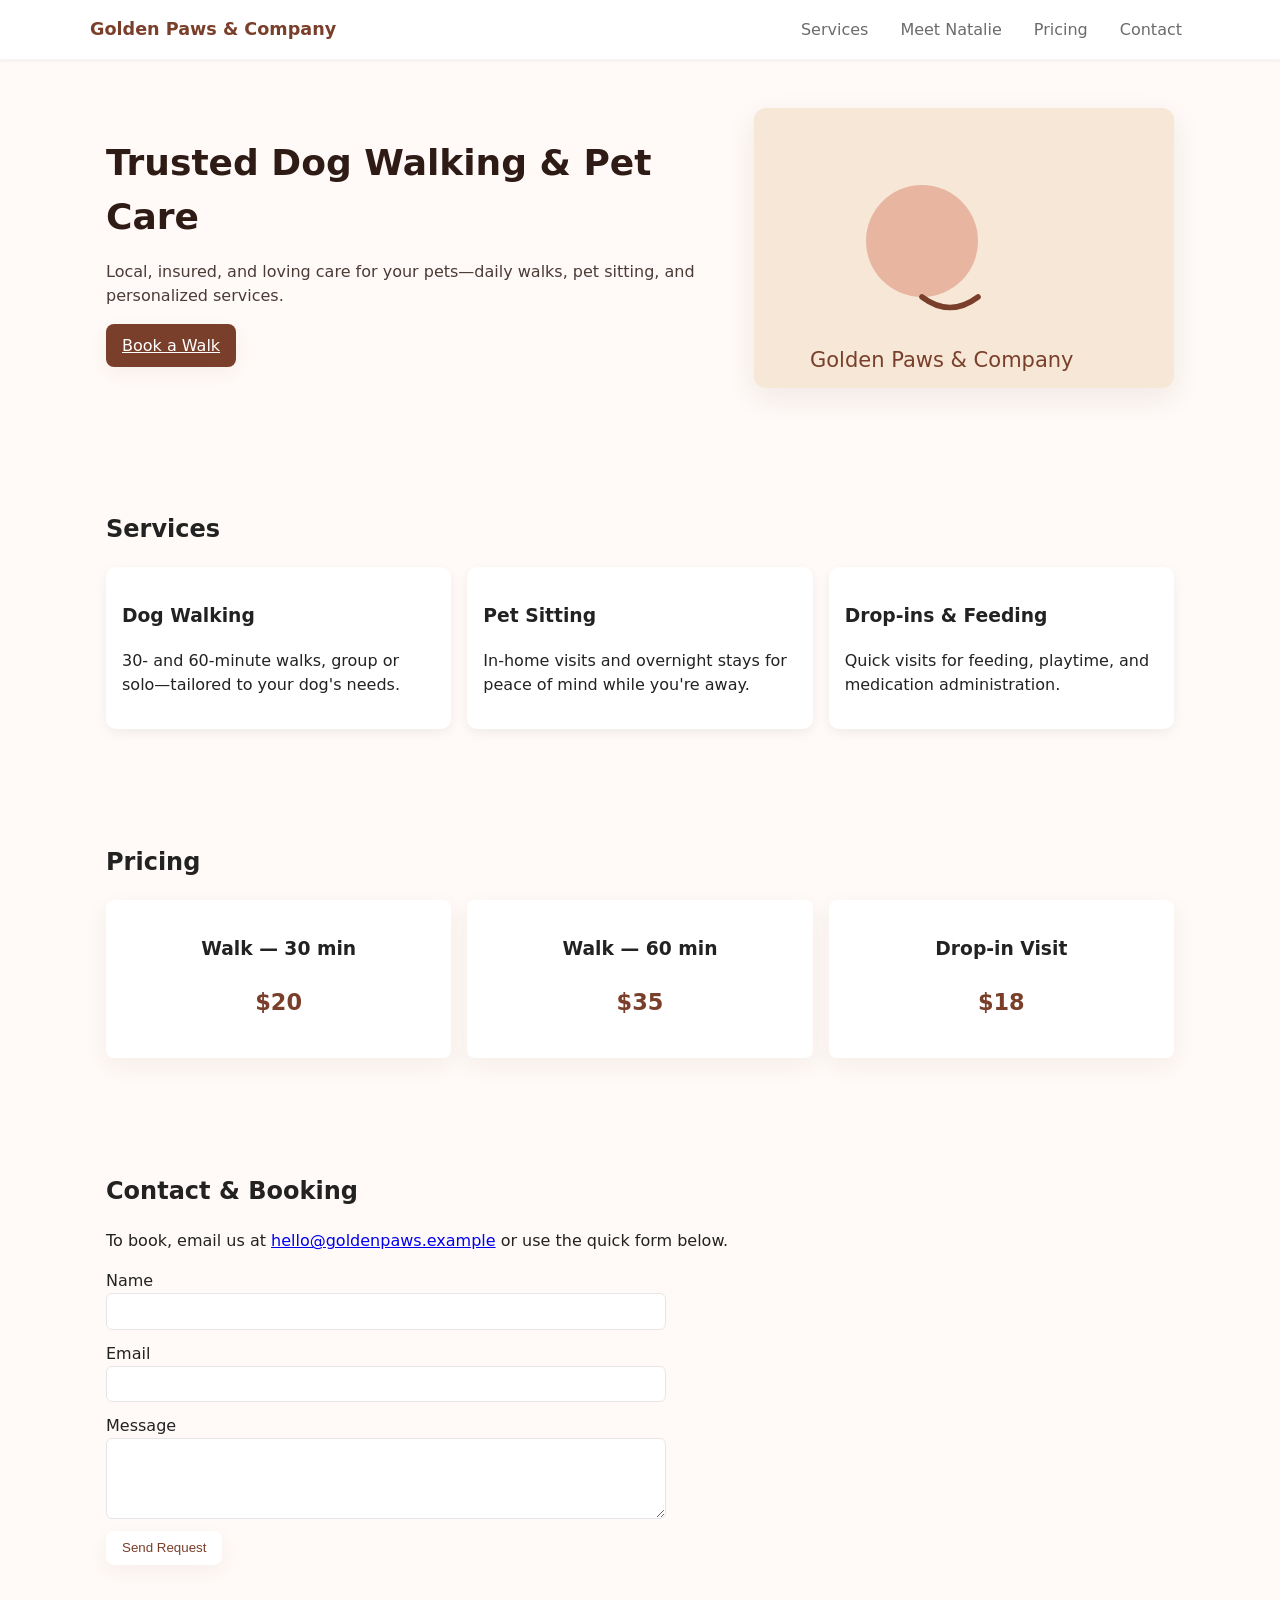
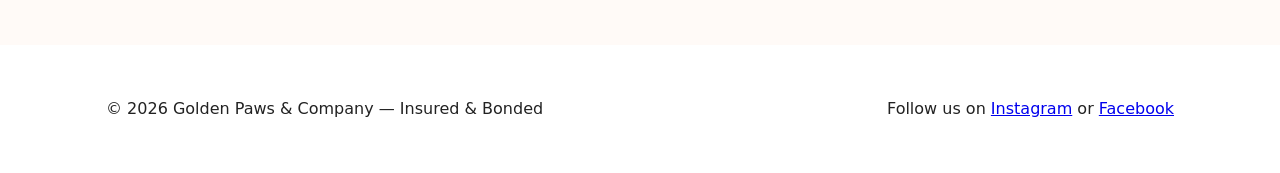
<file: golden-paws-site/index.html>
<!doctype html>
<html lang="en">
<head>
  <meta charset="utf-8" />
  <meta name="viewport" content="width=device-width,initial-scale=1" />
  <title>Golden Paws & Company — Dog Walking & Pet Care</title>
  <link rel="stylesheet" href="css/styles.css">
  <meta name="description" content="Friendly, reliable dog walking, pet sitting, and care in your neighborhood. Insured and experienced handlers." />
</head>
<body>
  <header class="site-header">
    <div class="container header-inner">
      <a class="logo" href="#">Golden Paws & Company</a>
      <button id="nav-toggle" class="nav-toggle" aria-label="Toggle navigation">☰</button>
      <nav class="site-nav" id="site-nav">
        <a href="#services">Services</a>
        <a href="meet-natalie.html">Meet Natalie</a>
        <a href="#pricing">Pricing</a>
        <a href="#contact">Contact</a>
      </nav>
    </div>
  </header>

  <main>
    <section class="hero">
      <div class="container hero-inner">
        <div class="hero-copy">
          <h1>Trusted Dog Walking & Pet Care</h1>
          <p>Local, insured, and loving care for your pets—daily walks, pet sitting, and personalized services.</p>
          <a class="btn btn-primary" href="#contact">Book a Walk</a>
        </div>
        <div class="hero-image" aria-hidden="true">
          <svg viewBox="0 0 600 400" xmlns="http://www.w3.org/2000/svg" role="img">
            <rect width="100%" height="100%" fill="#F6E7D7"/>
            <g transform="translate(40,30)">
              <circle cx="200" cy="160" r="80" fill="#E8B5A1" />
              <path d="M280 240 q-40 30 -80 0" stroke="#7A3F2A" stroke-width="8" fill="none" stroke-linecap="round"/>
              <text x="40" y="340" font-size="30" fill="#7A3F2A">Golden Paws & Company</text>
            </g>
          </svg>
        </div>
      </div>
    </section>

    <section id="services" class="section services">
      <div class="container">
        <h2>Services</h2>
        <div class="grid">
          <div class="card">
            <h3>Dog Walking</h3>
            <p>30- and 60-minute walks, group or solo—tailored to your dog's needs.</p>
          </div>
          <div class="card">
            <h3>Pet Sitting</h3>
            <p>In-home visits and overnight stays for peace of mind while you're away.</p>
          </div>
          <div class="card">
            <h3>Drop-ins & Feeding</h3>
            <p>Quick visits for feeding, playtime, and medication administration.</p>
          </div>
        </div>
      </div>
    </section>


    <section id="pricing" class="section pricing">
      <div class="container">
        <h2>Pricing</h2>
        <div class="pricing-grid">
          <div class="price-card">
            <h3>Walk — 30 min</h3>
            <p class="price">$20</p>
          </div>
          <div class="price-card">
            <h3>Walk — 60 min</h3>
            <p class="price">$35</p>
          </div>
          <div class="price-card">
            <h3>Drop-in Visit</h3>
            <p class="price">$18</p>
          </div>
        </div>
      </div>
    </section>

    <!-- About and Reviews moved to meet-natalie.html -->

    <section id="contact" class="section contact">
      <div class="container">
        <h2>Contact & Booking</h2>
        <p>To book, email us at <a href="mailto:hello@goldenpaws.example">hello@goldenpaws.example</a> or use the quick form below.</p>

        <form id="contact-form" action="mailto:hello@goldenpaws.example" method="post" enctype="text/plain">
          <div class="form-row">
            <label for="name">Name</label>
            <input id="name" name="name" required>
          </div>
          <div class="form-row">
            <label for="email">Email</label>
            <input id="email" name="email" type="email" required>
          </div>
          <div class="form-row">
            <label for="message">Message</label>
            <textarea id="message" name="message" rows="4" required></textarea>
          </div>
          <button class="btn" type="submit">Send Request</button>
        </form>
      </div>
    </section>
  </main>

  <footer class="site-footer">
    <div class="container footer-inner">
      <p>© <span id="year"></span> Golden Paws & Company — Insured & Bonded</p>
      <p>Follow us on <a href="#">Instagram</a> or <a href="#">Facebook</a></p>
    </div>
  </footer>

  <script src="js/main.js"></script>
</body>
</html>
</file>
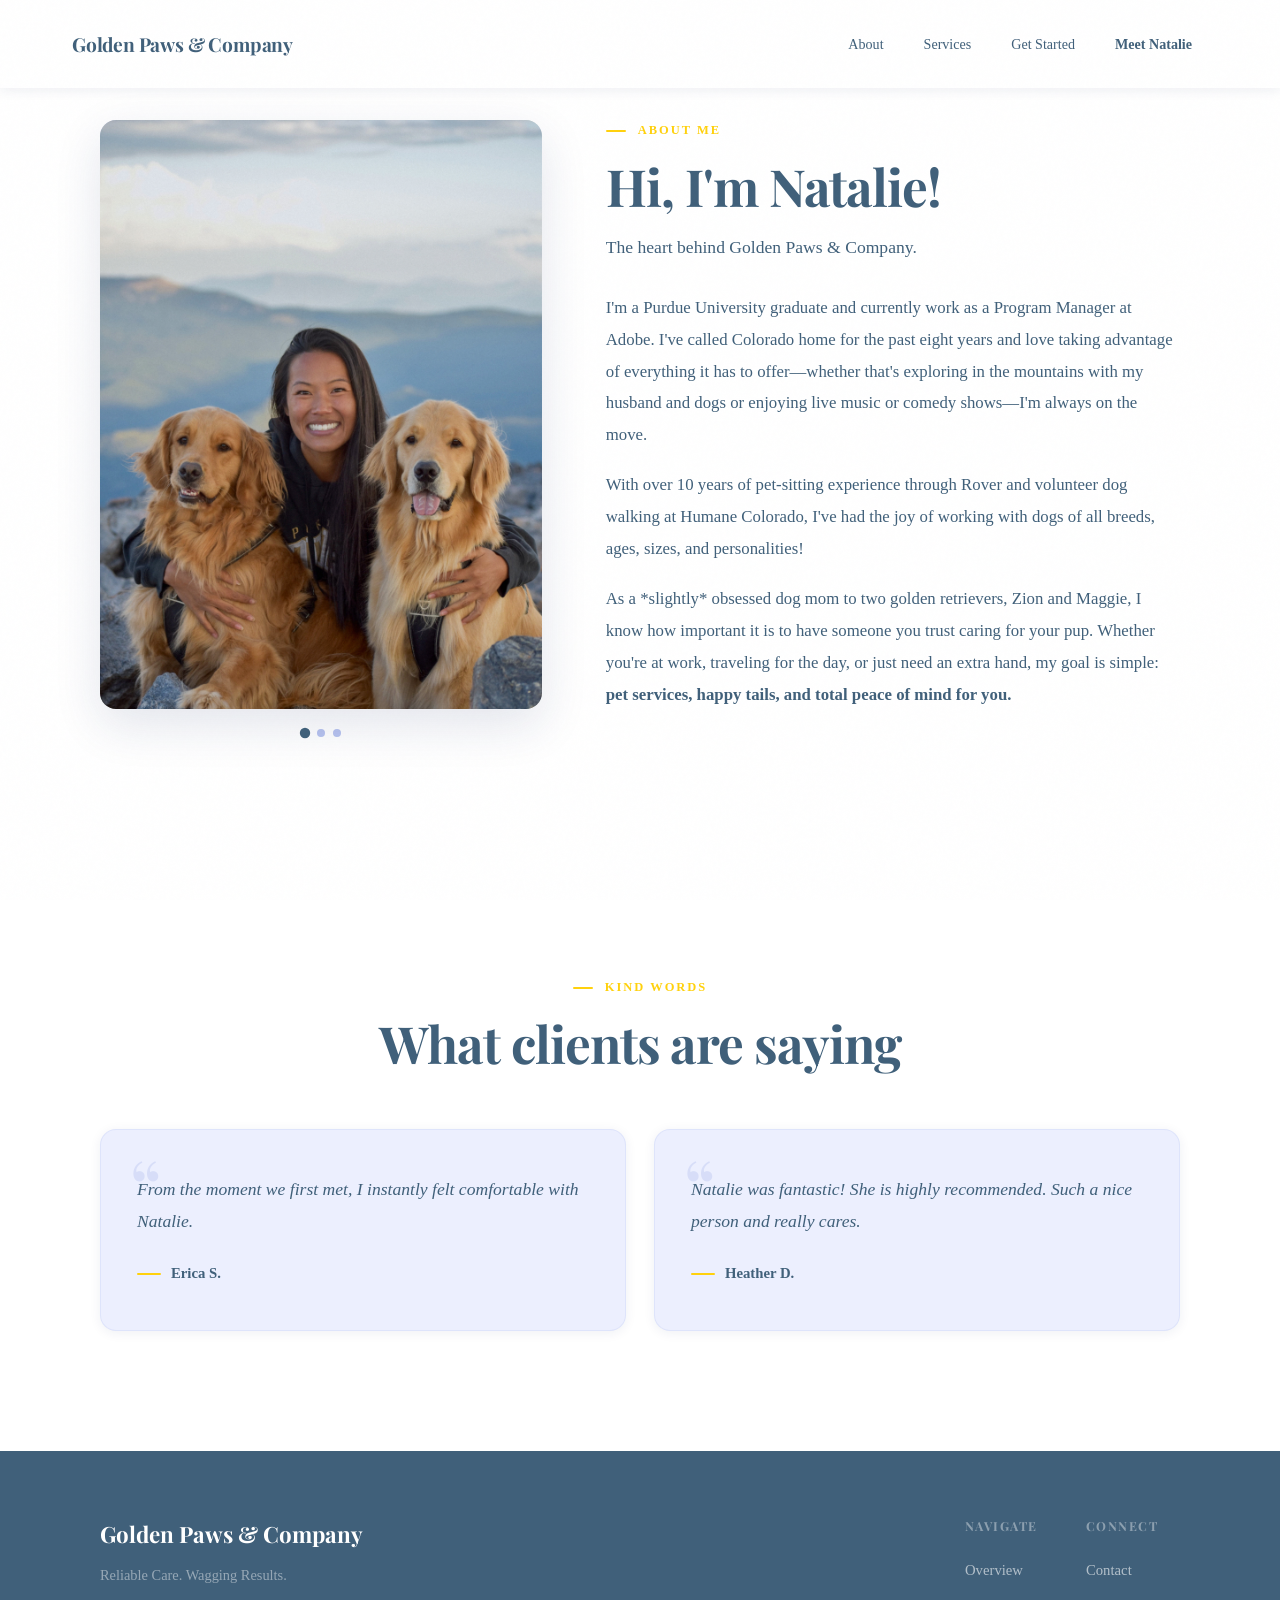
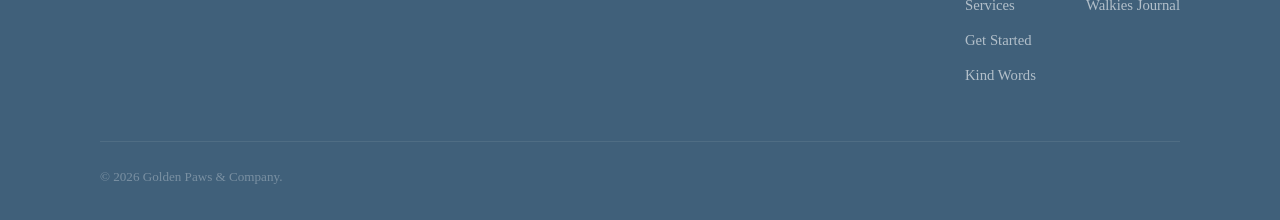
<file: about-natalie.html>
<!DOCTYPE html>
<html lang="en">
<head>
    <meta charset="UTF-8">
    <meta name="viewport" content="width=device-width, initial-scale=1.0">
    <title>About Natalie | Golden Paws & Company</title>
    <meta name="description" content="Meet Natalie Shields — the heart behind Golden Paws & Company.">
    <link rel="preconnect" href="https://fonts.googleapis.com">
    <link rel="preconnect" href="https://fonts.gstatic.com" crossorigin>
    <link href="https://fonts.googleapis.com/css2?family=Playfair+Display:ital,wght@0,400;0,600;0,700;0,800;1,400;1,600&display=swap" rel="stylesheet">
    <style>
         :root {
            --primary: #9AACEC;
            --primary-deep: #8299d9;
            --primary-muted: #B8C4F0;
            --bg: #CCDDFF;
            --bg-light: #E2E7FC;
            --bg-pale: #ECEFFE;
            --accent: #FFD10D;
            --accent-hover: #E6BC00;
            --accent-light: #FFF7CC;
            --green: #FFD10D;
            --green-light: #FFD10D;
            --rare: #F7EDEE;
            --white: #FFFFFF;
            --text: #40607A;
            --text-body: #40607A;
            --text-muted: #40607A;
            --shadow-sm: 0 2px 12px rgba(26,43,95,0.07);
            --shadow-md: 0 8px 32px rgba(26,43,95,0.09);
            --shadow-lg: 0 16px 48px rgba(26,43,95,0.12);
            --shadow-glow: 0 0 60px rgba(143,163,232,0.3);
            --radius: 16px;
            --radius-sm: 12px;
            --radius-xs: 8px;
        }
        *{margin:0;padding:0;box-sizing:border-box}
        h1,h2,h3,h4{font-family:'Playfair Display',serif}
        html{scroll-behavior:smooth;scroll-padding-top:80px}
        body{font-family:'Adobe Clean';color:var(--text-body);background:var(--bg);line-height:1.7;-webkit-font-smoothing:antialiased;overflow-x:hidden}

        body::after{content:'';position:fixed;inset:0;pointer-events:none;z-index:9999;opacity:0.018;background-image:url("data:image/svg+xml,%3Csvg viewBox='0 0 256 256' xmlns='http://www.w3.org/2000/svg'%3E%3Cfilter id='n'%3E%3CfeTurbulence type='fractalNoise' baseFrequency='0.9' numOctaves='4' stitchTiles='stitch'/%3E%3C/filter%3E%3Crect width='100%25' height='100%25' filter='url(%23n)'/%3E%3C/svg%3E")}

        .reveal{opacity:0;transform:translateY(50px);transition:opacity 0.9s cubic-bezier(0.16,1,0.3,1),transform 0.9s cubic-bezier(0.16,1,0.3,1)}
        .reveal.vis{opacity:1;transform:translateY(0)}
        .reveal-left{opacity:0;transform:translateX(-60px);transition:opacity 0.9s cubic-bezier(0.16,1,0.3,1),transform 0.9s cubic-bezier(0.16,1,0.3,1)}
        .reveal-left.vis{opacity:1;transform:translateX(0)}
        .reveal-right{opacity:0;transform:translateX(60px);transition:opacity 0.9s cubic-bezier(0.16,1,0.3,1),transform 0.9s cubic-bezier(0.16,1,0.3,1)}
        .reveal-right.vis{opacity:1;transform:translateX(0)}
        .stagger-1{transition-delay:0.1s}.stagger-2{transition-delay:0.2s}
        @keyframes floatB{0%,100%{transform:translate(0,0)}50%{transform:translate(-20px,-15px)}}

        nav{position:fixed;top:0;width:100%;z-index:100;transition:all 0.4s cubic-bezier(0.16,1,0.3,1);padding:8px 0;background:var(--white);box-shadow:0 2px 12px rgba(26,43,95,0.08)}
        nav.scrolled{background:var(--white);box-shadow:0 2px 12px rgba(26,43,95,0.1);padding:0}
        .nav-inner{max-width:1200px;margin:0 auto;padding:0 32px;display:flex;align-items:center;justify-content:space-between;height:72px}
        .nav-logo{font-family:'Playfair Display',serif;font-weight:700;font-size:1.2rem;color:var(--text);text-decoration:none;letter-spacing:-0.01em}
        .nav-logo span{color:var(--text)}
        .nav-links{display:flex;gap:8px;list-style:none;align-items:center}
        .nav-links a{text-decoration:none;color:var(--text-muted);font-size:0.88rem;font-weight:500;padding:8px 16px;border-radius:50px;transition:all 0.3s}
        .nav-links a:hover{color:var(--text);background:rgba(143,163,232,0.12)}
        .nav-links a.active{color:var(--text);font-weight:600}
        .hamburger{display:none;flex-direction:column;gap:5px;cursor:pointer;padding:8px;background:none;border:none}
        .hamburger span{width:22px;height:2px;background:var(--text);border-radius:2px;transition:all 0.3s}
        .mobile-menu{display:none;position:fixed;top:72px;left:0;right:0;background:var(--white);box-shadow:0 8px 24px rgba(26,43,95,0.1);padding:16px 32px 24px}
        .mobile-menu.open{display:block}
        .mobile-menu a{display:block;padding:14px 0;text-decoration:none;color:var(--text-muted);font-weight:500;font-size:1rem;border-bottom:1px solid rgba(143,163,232,0.15)}
        .mobile-menu a:last-child{border-bottom:none}

        section{padding:120px 32px;position:relative}
        .section-inner{max-width:1080px;margin:0 auto}
        .section-header{margin-bottom:56px}
        .section-header.centered{text-align:center}
        .section-label{font-size:0.78rem;font-weight:700;letter-spacing:0.16em;text-transform:uppercase;color:var(--green);margin-bottom:16px;display:flex;align-items:center;gap:12px}
        .section-header.centered .section-label{justify-content:center}
        .section-label::before{content:'';width:20px;height:2px;background:var(--accent);border-radius:2px}
        .section-title{font-family:'Playfair Display',serif;font-size:clamp(2.2rem,4vw,3.2rem);font-weight:700;color:var(--text);line-height:1.15;letter-spacing:-0.02em}
        .section-sub{font-size:1.1rem;color:var(--text-muted);margin-top:16px;max-width:540px;line-height:1.8}
        .section-header.centered .section-sub{margin-left:auto;margin-right:auto}

        #meet-natalie{background:var(--white)}
        .natalie-layout{display:grid;grid-template-columns:1fr 1.3fr;gap:64px;align-items:start}
        .natalie-carousel{position:relative}
        .carousel-track{position:relative;aspect-ratio:3/4;overflow:hidden;border-radius:var(--radius);box-shadow:var(--shadow-lg)}
        .carousel-track::before{content:'';position:absolute;inset:-12px;background:linear-gradient(135deg,var(--primary-muted),var(--accent-light));border-radius:calc(var(--radius)+8px);z-index:-1;opacity:0.5;transform:rotate(-2deg)}
        .carousel-slide{position:absolute;inset:0;opacity:0;transition:opacity 0.6s ease}
        .carousel-slide.active{opacity:1;position:relative}
        .carousel-slide img{width:100%;height:100%;object-fit:cover;object-position:top}
        .carousel-controls{display:flex;align-items:center;justify-content:center;gap:16px;margin-top:20px}
        .carousel-dots{display:flex;gap:8px;align-items:center}
        .carousel-dot{width:8px;height:8px;border-radius:50%;background:var(--primary-muted);cursor:pointer;transition:all 0.3s;border:none;padding:0}
        .carousel-dot.active{background:var(--text);transform:scale(1.3)}
        .natalie-text-col .section-header{margin-bottom:28px}
        .natalie-bio p{font-size:1.05rem;line-height:1.9;margin-bottom:18px;color:var(--text-body)}
        .natalie-bio strong{color:var(--text);font-weight:600}

        #reviews{background:var(--white)}
        .testimonials-grid{display:grid;grid-template-columns:1fr 1fr;gap:28px;margin-top:56px}
        .testimonial-card{background:var(--bg-pale);padding:44px 36px;border-radius:var(--radius);box-shadow:var(--shadow-sm);position:relative;transition:all 0.4s cubic-bezier(0.16,1,0.3,1);border:1px solid rgba(143,163,232,0.15)}
        .testimonial-card:hover{transform:translateY(-6px);box-shadow:var(--shadow-lg)}
        .quote-mark{font-family:'Playfair Display',serif;font-size:5rem;line-height:1;color:var(--primary-muted);opacity:0.4;position:absolute;top:16px;left:28px}
        .testimonial-text{font-size:1.1rem;line-height:1.8;color:var(--text-body);font-style:italic;margin-bottom:24px;position:relative;z-index:1}
        .testimonial-author{font-weight:700;color:var(--text);font-size:0.92rem;display:flex;align-items:center;gap:10px}
        .testimonial-author::before{content:'';width:24px;height:2px;background:var(--accent);border-radius:2px}

        footer{background:var(--text);color:rgba(255,255,255,0.7);padding:64px 32px 32px}
        .footer-inner{max-width:1080px;margin:0 auto;display:grid;grid-template-columns:1fr auto auto;gap:48px;align-items:start}
        .footer-brand .footer-logo{font-family:'Playfair Display',serif;font-size:1.4rem;font-weight:700;color:var(--white);margin-bottom:10px}
        .footer-brand .footer-logo span{color:var(--white)}
        .footer-brand p{font-size:0.9rem;color:rgba(255,255,255,0.45);max-width:300px;line-height:1.7}
        .footer-nav h4{font-size:0.78rem;font-weight:700;letter-spacing:0.12em;text-transform:uppercase;color:rgba(255,255,255,0.4);margin-bottom:16px}
        .footer-nav a{display:block;color:rgba(255,255,255,0.6);text-decoration:none;font-size:0.92rem;padding:5px 0;transition:color 0.2s}
        .footer-nav a:hover{color:var(--accent)}
        .footer-bottom{max-width:1080px;margin:48px auto 0;padding-top:24px;border-top:1px solid rgba(255,255,255,0.08);display:flex;justify-content:space-between;align-items:center;font-size:0.82rem;color:rgba(255,255,255,0.3)}
        .footer-social{display:flex;gap:12px}
        .footer-social a{width:40px;height:40px;border-radius:50%;background:rgba(255,255,255,0.08);display:flex;align-items:center;justify-content:center;transition:all 0.3s;text-decoration:none}
        .footer-social a:hover{background:var(--accent);transform:translateY(-2px)}

        @media(max-width:900px){
            .natalie-layout{grid-template-columns:1fr}
            .carousel-track{aspect-ratio:4/3;max-width:400px;margin:0 auto}
            .testimonials-grid{grid-template-columns:1fr}
            .footer-inner{grid-template-columns:1fr;gap:32px}
            .footer-bottom{flex-direction:column;gap:16px;text-align:center}
        }
        @media(max-width:768px){
            .nav-links{display:none}
            .hamburger{display:flex}
            section{padding:80px 20px}
        }
    </style>
</head>
<body>

<nav id="navbar">
    <div class="nav-inner">
        <a href="golden-paws (2).html" class="nav-logo">Golden Paws <span>&</span> Company</a>
        <ul class="nav-links">
            <li><a href="golden-paws (2).html#overview">About</a></li>
            <li><a href="golden-paws (2).html#services">Services</a></li>
            <li><a href="golden-paws (2).html#process">Get Started</a></li>
            <li><a href="about-natalie.html" class="active">Meet Natalie</a></li>
        </ul>
        <button class="hamburger" onclick="toggleMenu()" aria-label="Menu">
            <span></span><span></span><span></span>
        </button>
    </div>
    <div class="mobile-menu" id="mobileMenu">
        <a href="golden-paws (2).html#overview" onclick="closeMenu()">About</a>
        <a href="golden-paws (2).html#services" onclick="closeMenu()">Services</a>
        <a href="golden-paws (2).html#process" onclick="closeMenu()">Get Started</a>
        <a href="about-natalie.html" onclick="closeMenu()">Meet Natalie</a>
    </div>
</nav>

<section id="meet-natalie">
    <div class="section-inner">
        <div class="natalie-layout">
            <div class="natalie-carousel reveal-left">
                <div class="carousel-track">
                    <div class="carousel-slide active"><img src="Selfie 1.JPEG" alt="Natalie"></div>
                    <div class="carousel-slide"><img src="Selfie 2.jpg" alt="Natalie"></div>
                    <div class="carousel-slide"><img src="Selfie 3.JPEG" alt="Natalie"></div>
                </div>
                <div class="carousel-controls">
                    <div class="carousel-dots">
                        <button class="carousel-dot active" onclick="goToSlide(0)" aria-label="Slide 1"></button>
                        <button class="carousel-dot" onclick="goToSlide(1)" aria-label="Slide 2"></button>
                        <button class="carousel-dot" onclick="goToSlide(2)" aria-label="Slide 3"></button>
                    </div>
                </div>
            </div>
            <div class="natalie-text-col reveal-right">
                <div class="section-header">
                    <p class="section-label">About Me</p>
                    <h2 class="section-title">Hi, I'm Natalie!</h2>
                    <p class="section-sub">The heart behind Golden Paws &amp; Company.</p>
                </div>
                <div class="natalie-bio">
                    <p>I'm a Purdue University graduate and currently work as a Program Manager at Adobe. I've called Colorado home for the past eight years and love taking advantage of everything it has to offer&mdash;whether that's exploring in the mountains with my husband and dogs or enjoying live music or comedy shows&mdash;I'm always on the move.</p>
                    <p>With over 10 years of pet-sitting experience through Rover and volunteer dog walking at Humane Colorado, I've had the joy of working with dogs of all breeds, ages, sizes, and personalities!</p>
                    <p>As a *slightly* obsessed dog mom to two golden retrievers, Zion and Maggie, I know how important it is to have someone you trust caring for your pup. Whether you're at work, traveling for the day, or just need an extra hand, my goal is simple: <strong>pet services, happy tails, and total peace of mind for you.</strong></p>
                </div>
            </div>
        </div>
    </div>
</section>

<section id="reviews">
    <div class="section-inner">
        <div class="section-header centered reveal">
            <p class="section-label">Kind Words</p>
            <h2 class="section-title">What clients are saying</h2>
        </div>
        <div class="testimonials-grid">
            <div class="testimonial-card reveal stagger-1">
                <span class="quote-mark">&ldquo;</span>
                <p class="testimonial-text">From the moment we first met, I instantly felt comfortable with Natalie.</p>
                <p class="testimonial-author">Erica S.</p>
            </div>
            <div class="testimonial-card reveal stagger-2">
                <span class="quote-mark">&ldquo;</span>
                <p class="testimonial-text">Natalie was fantastic! She is highly recommended. Such a nice person and really cares.</p>
                <p class="testimonial-author">Heather D.</p>
            </div>
        </div>
    </div>
</section>

<footer>
    <div class="footer-inner">
        <div class="footer-brand"><div class="footer-logo">Golden Paws <span>&</span> Company</div><p>Reliable Care. Wagging Results.</p></div>
        <div class="footer-nav"><h4>Navigate</h4><a href="golden-paws (2).html#overview">Overview</a><a href="golden-paws (2).html#services">Services</a><a href="golden-paws (2).html#process">Get Started</a><a href="#reviews">Kind Words</a></div>
        <div class="footer-nav"><h4>Connect</h4><a href="golden-paws (2).html#contact">Contact</a><a href="https://personalwalkies.com/journal" target="_blank" rel="noopener">Walkies Journal</a></div>
    </div>
    <div class="footer-bottom">
        <span>&copy; 2026 Golden Paws & Company.</span>
    </div>
</footer>

<script>
function toggleMenu(){document.getElementById('mobileMenu').classList.toggle('open')}
function closeMenu(){document.getElementById('mobileMenu').classList.remove('open')}
window.addEventListener('scroll',()=>{document.getElementById('navbar').classList.toggle('scrolled',window.scrollY>30)});
const ro=new IntersectionObserver(e=>{e.forEach(n=>{if(n.isIntersecting)n.target.classList.add('vis')})},{threshold:0.08,rootMargin:'0px 0px -60px 0px'});
document.querySelectorAll('.reveal,.reveal-left,.reveal-right').forEach(el=>ro.observe(el));
let carouselIdx=0;
let carouselTimer=null;
function moveCarousel(dir){const slides=document.querySelectorAll('.carousel-slide');const dots=document.querySelectorAll('.carousel-dot');slides[carouselIdx].classList.remove('active');dots[carouselIdx].classList.remove('active');carouselIdx=(carouselIdx+dir+slides.length)%slides.length;slides[carouselIdx].classList.add('active');dots[carouselIdx].classList.add('active')}
function goToSlide(i){const slides=document.querySelectorAll('.carousel-slide');const dots=document.querySelectorAll('.carousel-dot');slides[carouselIdx].classList.remove('active');dots[carouselIdx].classList.remove('active');carouselIdx=i;slides[carouselIdx].classList.add('active');dots[carouselIdx].classList.add('active');clearInterval(carouselTimer);carouselTimer=setInterval(()=>moveCarousel(1),8000)}
carouselTimer=setInterval(()=>moveCarousel(1),8000);
</script>
</body>
</html>
</file>
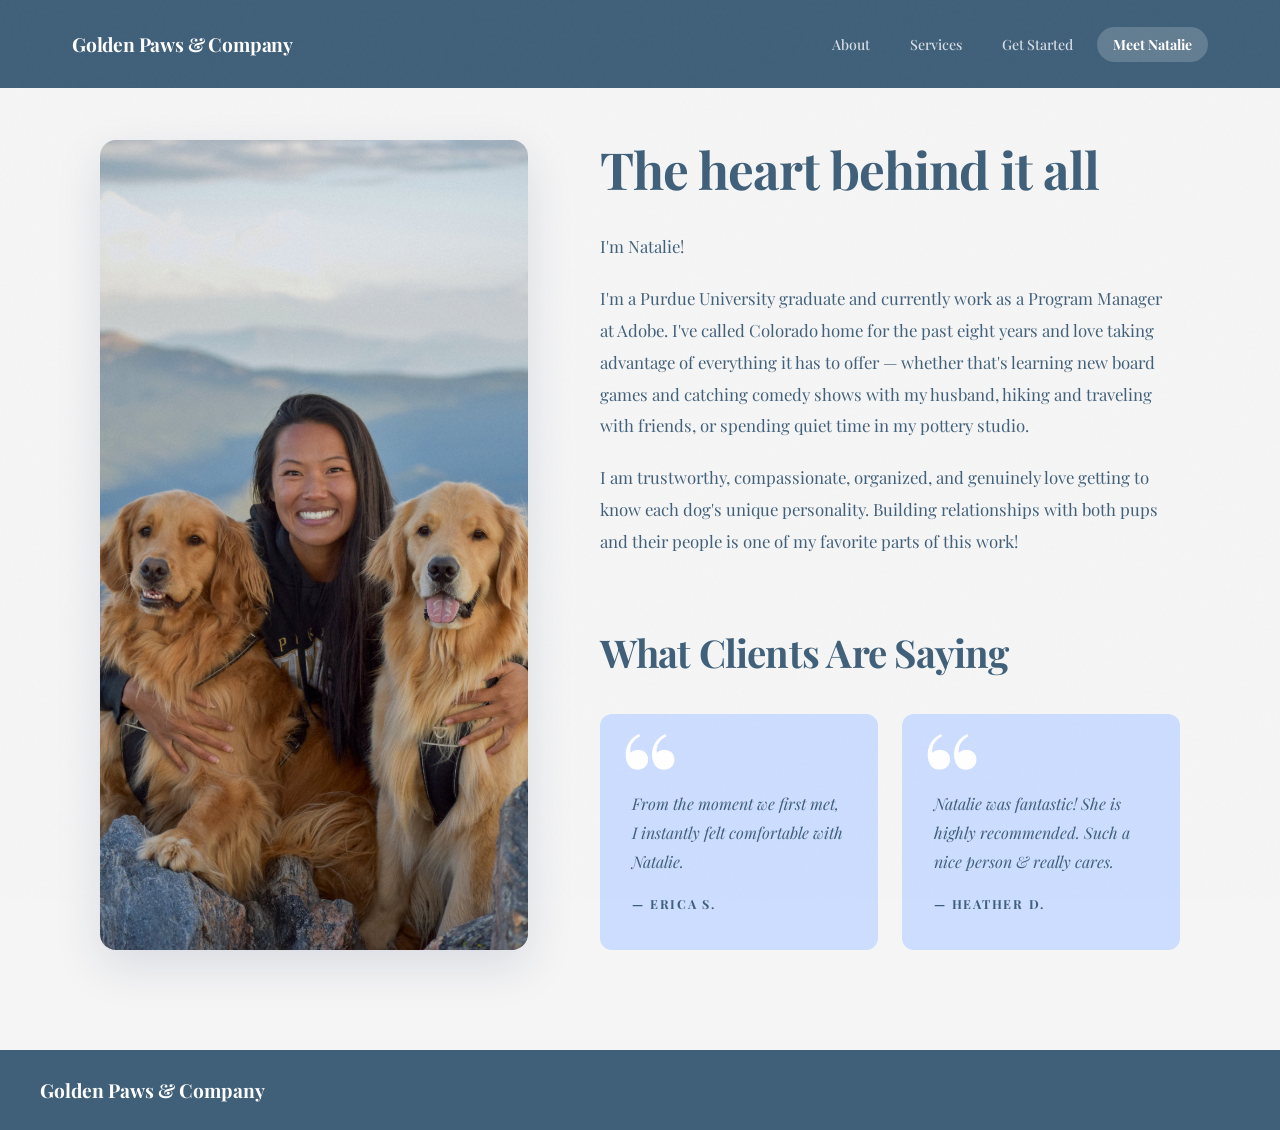
<file: meet-natalie.html>
<!DOCTYPE html>
<html lang="en">
<head>
    <meta charset="UTF-8">
    <meta name="viewport" content="width=device-width, initial-scale=1.0">
    <title>Meet Natalie | Golden Paws & Company</title>
    <meta name="description" content="Meet Natalie — the heart behind Golden Paws & Company.">
    <link rel="preconnect" href="https://fonts.googleapis.com">
    <link rel="preconnect" href="https://fonts.gstatic.com" crossorigin>
    <link href="https://fonts.googleapis.com/css2?family=Playfair+Display:ital,wght@0,400;0,600;0,700;0,800;1,400;1,600&family=Outfit:wght@300;400;500;600;700&display=swap" rel="stylesheet">
    <style>
        :root{
            --primary:#9AACEC;--primary-deep:#8299d9;--primary-muted:#B8C4F0;
            --bg:#CCDDFF;--bg-light:#f5f5f5;--bg-pale:#f5f5f5;
            --accent:#8EAD86;--accent-light:#FFF7CC;
            --white:#FFFFFF;--text:#40607A;--text-body:#40607A;--text-muted:#40607A;
            --shadow-sm:0 2px 12px rgba(26,43,95,0.07);
            --shadow-md:0 8px 32px rgba(26,43,95,0.09);
            --shadow-lg:0 16px 48px rgba(26,43,95,0.12);
            --radius:16px;--radius-sm:12px;--radius-xs:8px;
        }
        *{margin:0;padding:0;box-sizing:border-box}
        h1,h2,h3,h4{font-family:'Playfair Display',serif}
        html{scroll-behavior:smooth;scroll-padding-top:80px}
        body{font-family:'Playfair Display',serif;color:var(--text-body);background:var(--white);line-height:1.7;-webkit-font-smoothing:antialiased;overflow-x:hidden}

        body::after{content:'';position:fixed;inset:0;pointer-events:none;z-index:9999;opacity:0.018;background-image:url("data:image/svg+xml,%3Csvg viewBox='0 0 256 256' xmlns='http://www.w3.org/2000/svg'%3E%3Cfilter id='n'%3E%3CfeTurbulence type='fractalNoise' baseFrequency='0.9' numOctaves='4' stitchTiles='stitch'/%3E%3C/filter%3E%3Crect width='100%25' height='100%25' filter='url(%23n)'/%3E%3C/svg%3E")}

        .reveal{opacity:0;transform:translateY(50px);transition:opacity 0.9s cubic-bezier(0.16,1,0.3,1),transform 0.9s cubic-bezier(0.16,1,0.3,1)}
        .reveal.vis{opacity:1;transform:translateY(0)}
        .reveal-left{opacity:0;transform:translateX(-60px);transition:opacity 0.9s cubic-bezier(0.16,1,0.3,1),transform 0.9s cubic-bezier(0.16,1,0.3,1)}
        .reveal-left.vis{opacity:1;transform:translateX(0)}
        .reveal-right{opacity:0;transform:translateX(60px);transition:opacity 0.9s cubic-bezier(0.16,1,0.3,1),transform 0.9s cubic-bezier(0.16,1,0.3,1)}
        .reveal-right.vis{opacity:1;transform:translateX(0)}
        .stagger-1{transition-delay:0.1s}.stagger-2{transition-delay:0.2s}

        /* NAV */
        nav{position:fixed;top:0;width:100%;z-index:100;transition:all 0.4s cubic-bezier(0.16,1,0.3,1);padding:8px 0;background:#40607A}
        nav.scrolled{background:var(--white);box-shadow:0 2px 12px rgba(26,43,95,0.1);padding:0}
        nav.scrolled .nav-logo{color:var(--text)}
        nav.scrolled .nav-logo span{color:var(--text)}
        nav.scrolled .nav-links a{color:var(--text-muted)}
        nav.scrolled .nav-links a:hover{color:var(--text);background:rgba(143,163,232,0.12)}
        nav.scrolled .hamburger span{background:var(--text)}
        nav.scrolled .mobile-menu{background:var(--white)}
        nav.scrolled .mobile-menu a{color:var(--text-muted);border-bottom-color:rgba(143,163,232,0.15)}
        .nav-inner{max-width:1200px;margin:0 auto;padding:0 32px;display:flex;align-items:center;justify-content:space-between;height:72px}
        .nav-logo{font-family:'Playfair Display',serif;font-weight:700;font-size:1.2rem;color:var(--white);text-decoration:none;letter-spacing:-0.01em}
        .nav-logo span{color:var(--white)}
        .nav-links{display:flex;gap:8px;list-style:none;align-items:center}
        .nav-links a{text-decoration:none;color:rgba(255,255,255,0.78);font-size:0.88rem;font-weight:500;padding:8px 16px;border-radius:50px;transition:all 0.3s}
        .nav-links a:hover{color:var(--white);background:rgba(255,255,255,0.12)}
        .nav-links a.active{color:var(--white);background:rgba(255,255,255,0.18);font-weight:700}
        nav.scrolled .nav-links a.active{color:var(--text);background:rgba(143,163,232,0.18);font-weight:700}
        .hamburger{display:none;flex-direction:column;gap:5px;cursor:pointer;padding:8px;background:none;border:none}
        .hamburger span{width:22px;height:2px;background:var(--white);border-radius:2px;transition:all 0.3s}
        .mobile-menu{display:none;position:fixed;top:72px;left:0;right:0;background:#40607A;padding:16px 32px 24px}
        .mobile-menu.open{display:block}
        .mobile-menu a{display:block;padding:14px 0;text-decoration:none;color:rgba(255,255,255,0.85);font-weight:500;font-size:1rem;border-bottom:1px solid rgba(255,255,255,0.12)}
        .mobile-menu a:last-child{border-bottom:none}

        /* MAIN CONTENT SECTION */
        .mn-main-section{background:#f5f5f5;padding:140px 32px 100px}
        .mn-main-inner{max-width:1080px;margin:0 auto}
        .mn-main-layout{display:grid;grid-template-columns:0.85fr 1.15fr;gap:72px;align-items:center}
        /* PHOTO */
        .mn-photo-col{align-self:stretch;display:flex;align-items:center}
        .mn-photo{width:100%;height:100%;object-fit:cover;object-position:center;display:block;border-radius:var(--radius);box-shadow:var(--shadow-lg)}
        /* RIGHT COLUMN */
        .mn-content-col{display:flex;flex-direction:column;gap:72px}
        .mn-bio-header{margin-bottom:32px}
        .mn-bio-header h1{font-family:'Playfair Display',serif;font-size:clamp(2.4rem,4vw,3.4rem);font-weight:700;color:var(--text);line-height:1.15;letter-spacing:-0.02em}
        .mn-bio-header h1 em{font-style:italic;color:var(--primary-deep)}
        .mn-bio-text p{font-size:1.05rem;line-height:1.9;color:var(--text-body);margin-bottom:20px}
        .mn-bio-text p:last-child{margin-bottom:0}
        /* REVIEWS */
        .mn-reviews-header{margin-bottom:40px}
        .mn-reviews-header h2{font-family:'Playfair Display',serif;font-size:clamp(1.8rem,3vw,2.4rem);font-weight:700;color:var(--text);line-height:1.15;letter-spacing:-0.02em}
        .mn-reviews-grid{display:grid;grid-template-columns:1fr 1fr;gap:24px}
        .mn-review-card{background:#CCDDFF;position:relative;padding:76px 32px 36px;border-radius:var(--radius-sm)}
        .mn-review-mark{font-family:'Playfair Display',serif;font-size:8rem;line-height:1;color:#ffffff;position:absolute;top:-4px;left:20px;z-index:0;font-weight:700;pointer-events:none;user-select:none}
        .mn-review-text{font-size:1rem;line-height:1.8;color:var(--text);font-style:italic;position:relative;z-index:1;margin-bottom:16px}
        .mn-review-author{font-size:0.78rem;font-weight:700;letter-spacing:0.14em;text-transform:uppercase;color:var(--text);position:relative;z-index:1}

        /* FOOTER */
        footer{background:var(--text);color:rgba(255,255,255,0.7);padding:24px 32px}
        .footer-inner{max-width:1200px;margin:0 auto;display:flex;align-items:center;justify-content:space-between}
        .footer-logo{font-family:'Playfair Display',serif;font-size:1.2rem;font-weight:700;color:var(--white)}
        .footer-logo span{color:var(--white)}

        @media(max-width:900px){
            .mn-bio-layout{grid-template-columns:1fr;gap:40px}
            .mn-reviews-grid{grid-template-columns:1fr;gap:32px}
        }
        @media(max-width:768px){
            .nav-links{display:none}
            .hamburger{display:flex}
            .mn-bio-section{padding:120px 24px 80px}
            .mn-reviews-section{padding:80px 24px}
            .mn-review-card{padding:44px 32px 36px}
            .mn-review-mark{font-size:8rem}
        }
    </style>
</head>
<body>

<nav id="navbar">
    <div class="nav-inner">
        <a href="golden-paws (2).html" class="nav-logo">Golden Paws <span>&</span> Company</a>
        <ul class="nav-links">
            <li><a href="golden-paws (2).html#about">About</a></li>
            <li><a href="golden-paws (2).html#services">Services</a></li>
            <li><a href="golden-paws (2).html#process">Get Started</a></li>
            <li><a href="meet-natalie.html" class="active">Meet Natalie</a></li>
        </ul>
        <button class="hamburger" onclick="toggleMenu()" aria-label="Menu"><span></span><span></span><span></span></button>
    </div>
    <div class="mobile-menu" id="mobileMenu">
        <a href="golden-paws (2).html#about" onclick="closeMenu()">About</a>
        <a href="golden-paws (2).html#services" onclick="closeMenu()">Services</a>
        <a href="golden-paws (2).html#process" onclick="closeMenu()">Get Started</a>
        <a href="meet-natalie.html" onclick="closeMenu()">Meet Natalie</a>
    </div>
</nav>

<section class="mn-main-section">
    <div class="mn-main-inner">
        <div class="mn-main-layout">
            <div class="mn-photo-col reveal-left">
                <img src="Selfie 1.JPEG" alt="Natalie" class="mn-photo">
            </div>
            <div class="mn-content-col reveal-right">
                <div>
                    <div class="mn-bio-header">
                        <h1>The heart behind it all</h1>
                    </div>
                    <div class="mn-bio-text">
                        <p>I'm Natalie!</p>
                        <p>I'm a Purdue University graduate and currently work as a Program Manager at Adobe. I've called Colorado home for the past eight years and love taking advantage of everything it has to offer — whether that's learning new board games and catching comedy shows with my husband, hiking and traveling with friends, or spending quiet time in my pottery studio.</p>
                        <p>I am trustworthy, compassionate, organized, and genuinely love getting to know each dog's unique personality. Building relationships with both pups and their people is one of my favorite parts of this work!</p>
                    </div>
                </div>
                <div>
                    <div class="mn-reviews-header">
                        <h2>What Clients Are Saying</h2>
                    </div>
                    <div class="mn-reviews-grid">
                        <div class="mn-review-card">
                            <div class="mn-review-mark">&ldquo;</div>
                            <p class="mn-review-text">From the moment we first met, I instantly felt comfortable with Natalie.</p>
                            <p class="mn-review-author">— Erica S.</p>
                        </div>
                        <div class="mn-review-card">
                            <div class="mn-review-mark">&ldquo;</div>
                            <p class="mn-review-text">Natalie was fantastic! She is highly recommended. Such a nice person &amp; really cares.</p>
                            <p class="mn-review-author">— Heather D.</p>
                        </div>
                    </div>
                </div>
            </div>
        </div>
    </div>
</section>

<footer>
    <div class="footer-inner">
        <div class="footer-logo">Golden Paws <span>&</span> Company</div>
    </div>
</footer>

<script>
function toggleMenu(){document.getElementById('mobileMenu').classList.toggle('open')}
function closeMenu(){document.getElementById('mobileMenu').classList.remove('open')}
window.addEventListener('scroll',()=>{document.getElementById('navbar').classList.toggle('scrolled',window.scrollY>30)});
const ro=new IntersectionObserver(e=>{e.forEach(n=>{if(n.isIntersecting)n.target.classList.add('vis')})},{threshold:0.08,rootMargin:'0px 0px -60px 0px'});
document.querySelectorAll('.reveal,.reveal-left,.reveal-right').forEach(el=>ro.observe(el));
</script>
</body>
</html>
</file>
<file: golden-paws-site/css/styles.css>
/* Golden Paws & Company — refined, warm palette and clean layout */
:root{
  --brand:#B35A3A; /* warm terracotta */
  --accent:#F6DCC8; /* soft peach */
  --muted:#6b6b6b;
  --bg:#FFF8F3;
  --container:1100px;
  --radius:12px;
  --glass: rgba(255,255,255,0.6);
}
*{box-sizing:border-box}
html,body{height:100%}
body{font-family:Inter,system-ui,-apple-system,Segoe UI,Roboto,Helvetica,Arial;line-height:1.6;margin:0;background:linear-gradient(180deg,var(--bg),#fff);color:#222}
.container{max-width:var(--container);margin:0 auto;padding:1rem}
.site-header{position:sticky;top:0;background:rgba(255,255,255,0.8);backdrop-filter:blur(6px);z-index:40;border-bottom:1px solid rgba(0,0,0,0.04)}
.header-inner{display:flex;align-items:center;justify-content:space-between;padding:0.75rem 0}
.logo{font-weight:800;color:var(--brand);text-decoration:none;font-size:1.15rem}
.nav-toggle{background:none;border:0;font-size:1.25rem;display:inline-block}
.site-nav{display:flex;gap:1rem}
.site-nav a{color:var(--muted);text-decoration:none;padding:.35rem .5rem;border-radius:8px}
.site-nav a:hover{color:var(--brand);background:var(--accent)}
.site-nav.open{display:block}
.hero{padding:3rem 0}
.hero-inner{display:grid;grid-template-columns:1fr;gap:1.5rem;align-items:center}
.hero-copy h1{font-size:2rem;margin:0 0 .5rem;color:#2f1b16}
.hero-copy p{color:#4b3b37;margin-bottom:1rem}
.hero-image svg{width:100%;height:auto;border-radius:12px;box-shadow:0 10px 30px rgba(65,30,20,0.08)}
.btn{display:inline-block;padding:.7rem 1.1rem;border-radius:10px;border:0;background:#fff;color:var(--brand);cursor:pointer;box-shadow:0 6px 18px rgba(115,55,35,0.06)}
.btn-primary{background:var(--brand);color:#fff}
.services .grid{display:grid;grid-template-columns:1fr;gap:1rem}
.card{background:linear-gradient(180deg,#fff,var(--glass));padding:1.25rem;border-radius:var(--radius);box-shadow:0 8px 22px rgba(60,30,20,0.06);transition:transform .22s ease}
.card:hover{transform:translateY(-6px)}
.section{padding:2.5rem 0}
.pricing-grid{display:grid;grid-template-columns:1fr;gap:1rem}
.price-card{background:linear-gradient(180deg,#fff,var(--accent));padding:1.25rem;border-radius:12px;text-align:center;box-shadow:0 8px 24px rgba(80,40,20,0.06)}
.price{font-weight:800;font-size:1.4rem;color:var(--brand)}
.testimonials blockquote{font-style:italic;background:#fff;padding:1rem;border-radius:8px;box-shadow:0 6px 18px rgba(0,0,0,0.04)}
.contact form{max-width:560px}
.form-row{display:flex;flex-direction:column;margin-bottom:.9rem}
input,textarea{padding:.75rem;border-radius:10px;border:1px solid #efe6e2}
.site-footer{padding:1.25rem 0;background:transparent;margin-top:2rem}
.footer-inner{display:flex;justify-content:space-between;gap:1rem;flex-wrap:wrap}

/* Smooth anchor scrolling */
html{scroll-behavior:smooth}

/* Larger screens */
@media(min-width:760px){
  .hero-inner{grid-template-columns:1fr 480px;gap:2rem}
  .hero-copy h1{font-size:2.6rem}
  .services .grid{grid-template-columns:repeat(3,1fr)}
  .pricing-grid{grid-template-columns:repeat(3,1fr)}
  .nav-toggle{display:none}
  .site-nav{display:flex}
}
@media(prefers-color-scheme:dark){
  :root{--bg:#0b0b0b}
  body{color:#ddd}
  .site-header,.site-footer,.card,.price-card,blockquote{background:#0f0f0f}
}

/* Basic, mobile-first styles for Golden Paws & Company */
:root{
  --brand:#7A3F2A;
  --accent:#E8B5A1;
  --muted:#6b6b6b;
  --bg:#fffaf7;
  --container:1100px;
  --radius:10px;
}
*{box-sizing:border-box}
html,body{height:100%}
body{font-family:system-ui,-apple-system,Segoe UI,Roboto,Helvetica,Arial;line-height:1.5;margin:0;background:var(--bg);color:#222}
.container{max-width:var(--container);margin:0 auto;padding:1rem}
.site-header{background:#fff;box-shadow:0 1px 3px rgba(0,0,0,0.06)}
.header-inner{display:flex;align-items:center;justify-content:space-between;padding:0.75rem 0}
.logo{font-weight:700;color:var(--brand);text-decoration:none;font-size:1.1rem}
.nav-toggle{background:none;border:0;font-size:1.25rem;display:inline-block}
.site-nav{display:flex;gap:1rem}
.site-nav a{color:var(--muted);text-decoration:none}
.hero{padding:2rem 0}
.hero-inner{display:grid;grid-template-columns:1fr;gap:1.5rem;align-items:center}
.hero-copy h1{font-size:1.75rem;margin:0 0 .5rem}
.btn{display:inline-block;padding:.6rem 1rem;border-radius:8px;border:0;background:#fff;color:var(--brand);cursor:pointer}
.btn-primary{background:var(--brand);color:#fff}
.services .grid{display:grid;grid-template-columns:1fr;gap:1rem}
.card{background:#fff;padding:1rem;border-radius:var(--radius);box-shadow:0 4px 12px rgba(0,0,0,0.06)}
.section{padding:2rem 0}
.pricing-grid{display:grid;grid-template-columns:1fr;gap:1rem}
.price-card{background:#fff;padding:1rem;border-radius:8px;text-align:center}
.price{font-weight:700;font-size:1.4rem;color:var(--brand)}
.testimonials blockquote{font-style:italic;background:#fff;padding:1rem;border-radius:8px}
.contact form{max-width:560px}
.form-row{display:flex;flex-direction:column;margin-bottom:.75rem}
input,textarea{padding:.6rem;border-radius:6px;border:1px solid #e6e6e6}
.site-footer{padding:1.25rem 0;background:#fff;margin-top:2rem}
.footer-inner{display:flex;justify-content:space-between;gap:1rem;flex-wrap:wrap}

/* Larger screens */
@media(min-width:760px){
  .hero-inner{grid-template-columns:1fr 420px}
  .hero-copy h1{font-size:2.25rem}
  .services .grid{grid-template-columns:repeat(3,1fr)}
  .pricing-grid{grid-template-columns:repeat(3,1fr)}
  .nav-toggle{display:none}
}
@media(prefers-color-scheme:dark){
  :root{--bg:#0b0b0b}
  body{color:#ddd}
  .site-header,.site-footer,.card,.price-card,blockquote{background:#0f0f0f}
}
</file>
